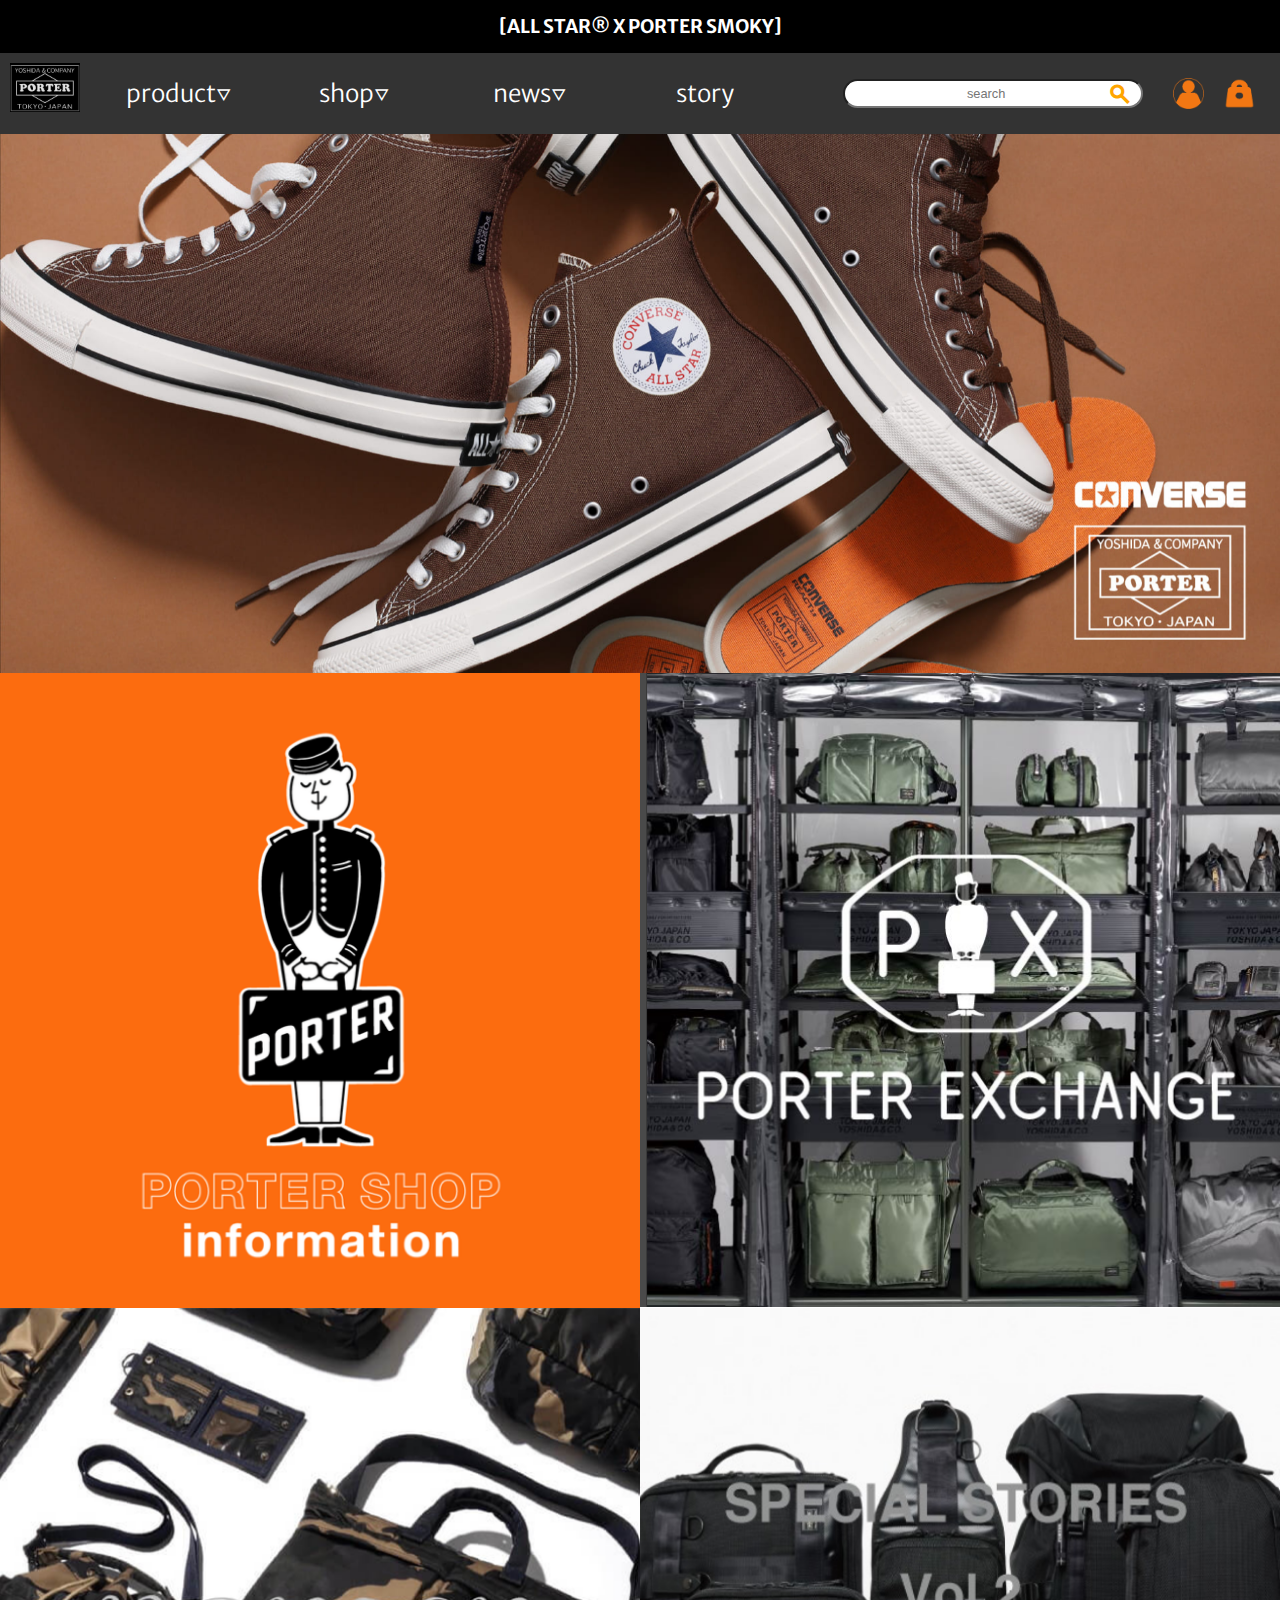
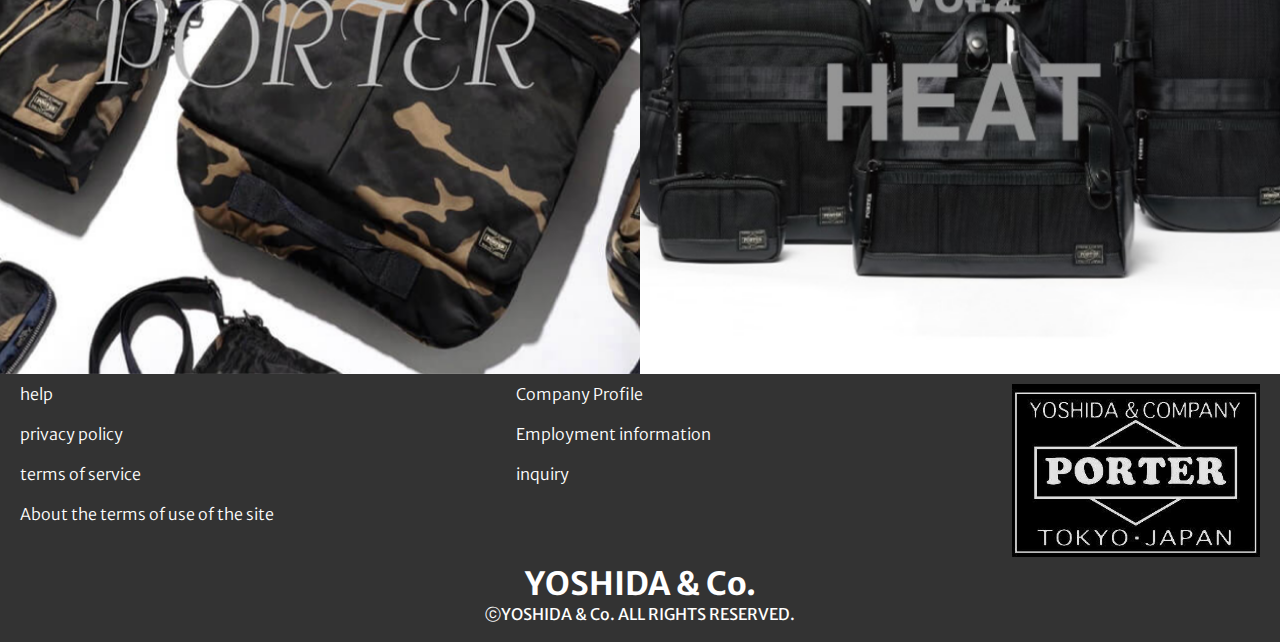
<file: index.html>
<!DOCTYPE html>
<html lang="en">
  <head>
    <meta charset="UTF-8" />
    <meta name="viewport" content="width=device-width, initial-scale=1.0" />
    <title>YOSHIDA & Co.</title>
    <link
      rel="stylesheet"
      href="https://fonts.googleapis.com/css2?family=Material+Symbols+Outlined:opsz,wght,FILL,GRAD@20..48,100..700,0..1,-50..200"
    />
    <link
      href="https://fonts.googleapis.com/css2?family=Merriweather+Sans:wght@300;400;500&display=swap"
      rel="stylesheet"
    />
    <link rel="shortcut icon" href="./images/fabicon.ico" title="fabicon" />
    <link
      rel="stylesheet"
      href="https://fonts.googleapis.com/css2?family=Material+Symbols+Outlined:opsz,wght,FILL,GRAD@24,400,0,0"
    />
    <link rel="stylesheet" href="./css/style.css" />
  </head>
  <body>
    <div id="layout">
      <div id="head">
        <a href="index.html"><h3>[ALL STAR® X PORTER SMOKY]</h3></a>
      </div>
      <section id="top">
        <div class="logo">
          <a href="#"><img src="./images/images.jpg" alt="로고" /></a>
        </div>
        <ul>
          <li>
            <a href="#" class="mainMenu">product▽</a>
            <nav class="subMenu">
              <a href="./detail.html">All items</a>
              <a href="detail.html">New</a>
              <a href="detail.html">Sale</a>
              <a href="detail.html">Suitcase</a>
              <a href="detail.html">Breifcase</a>
            </nav>
          </li>
          <li>
            <a href="#" class="mainMenu">shop▽</a>
            <nav class="subMenu">
              <a href="#">Porter</a>
              <a href="#">Porter Exchange</a>
              <a href="#">Porter Korea</a>
            </nav>
          </li>
          <li>
            <a href="#" class="mainMenu">news▽</a>
            <nav class="subMenu">
              <a href="#">News list</a>
              <a href="#">Product</a>
              <a href="#">Porter Ride</a>
            </nav>
          </li>
          <li>
            <a href="#" class="mainMenu">story</a>
          </li>
        </ul>
        <div class="search">
          <input type="search" placeholder="search" /><button
            type="button"
            class="material-symbols-outlined"
          >
            search
          </button>
        </div>
        <button type="button" class="material-symbols-outlined">menu</button>
        <div class="icons">
          <a href="login.html"
            ><img src="./images/내페이지_아이콘.png" alt="내정보"
          /></a>
          <a href="#"
            ><img src="./images/장바구니_아이콘.png" alt="장바구니"
          /></a>
        </div>
      </section>
      <div id="bb">
        <div id="slide">
          <a href="#"><img src="./images/포터배너.PNG" alt="배너이미지" /></a>
          <a href="#"><img src="./images/store.jpg" alt="배너이미지" /></a>
          <a href="#"
            ><img src="./images/stussy_baner.jpg" alt="배너이미지"
          /></a>
        </div>
      </div>
      <div id="banner">
        <div>
          <a href="detail.html"
            ><img src="./images/캡처.PNG" alt="이미지" /><span
              class="material-symbols-outlined"
              >search</span
            ><b>자세히보기</b></a
          >
          <a href="detail.html"
            ><img src="./images/캡처1.PNG" alt="이미지" /><span
              class="material-symbols-outlined"
              >search</span
            ><b>자세히보기</b></a
          >
          <a href="detail.html"
            ><img src="./images/캡처2.PNG" alt="이미지" /><span
              class="material-symbols-outlined"
              >search</span
            ><b>자세히보기</b></a
          >
          <a href="detail.html"
            ><img src="./images/화면캡쳐.png" alt="이미지" /><span
              class="material-symbols-outlined"
              >search</span
            ><b>자세히보기</b></a
          >
        </div>
      </div>
      <footer>
        <div>
          <div class="left">
            <a href="#">help</a>
            <a href="#">privacy policy</a>
            <a href="#">terms of service</a>
            <a href="#">About the terms of use of the site</a>
          </div>
          <div class="center">
            <a href="#">Company Profile</a>
            <a href="#">Employment information</a>
            <a href="#">inquiry</a>
          </div>
          <div class="right">
            <a href="index.html"
              ><img src="./images/images.jpg" alt="logo"
            /></a>
          </div>
        </div>
        <div class="bottom">
          <h1>YOSHIDA & Co.</h1>
          <br />
          <p>ⓒYOSHIDA & Co. ALL RIGHTS RESERVED.</p>
        </div>
      </footer>
    </div>
    <script
      src="https://code.jquery.com/jquery-3.7.1.min.js"
      integrity="sha256-/JqT3SQfawRcv/BIHPThkBvs0OEvtFFmqPF/lYI/Cxo="
      crossorigin="anonymous"
    ></script>
    <script src="./js/porter.js"></script>
  </body>
</html>
</file>
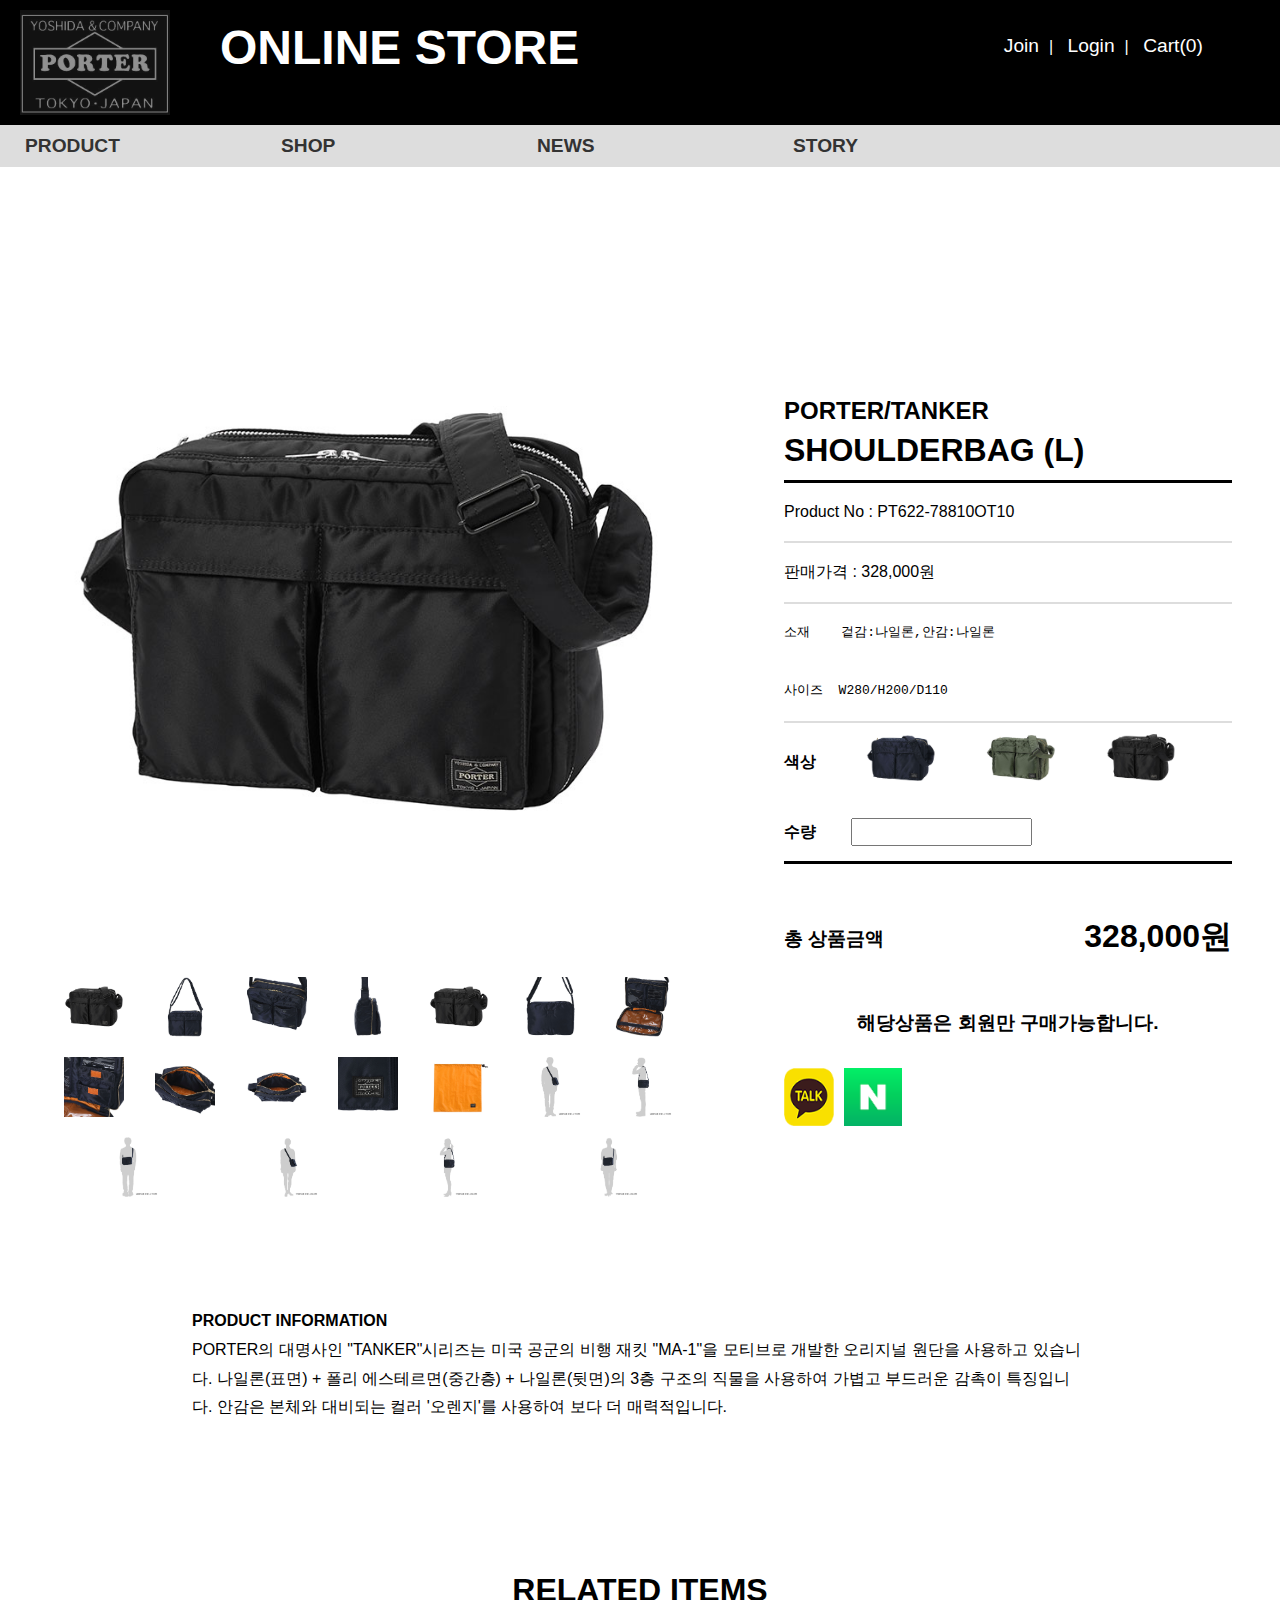
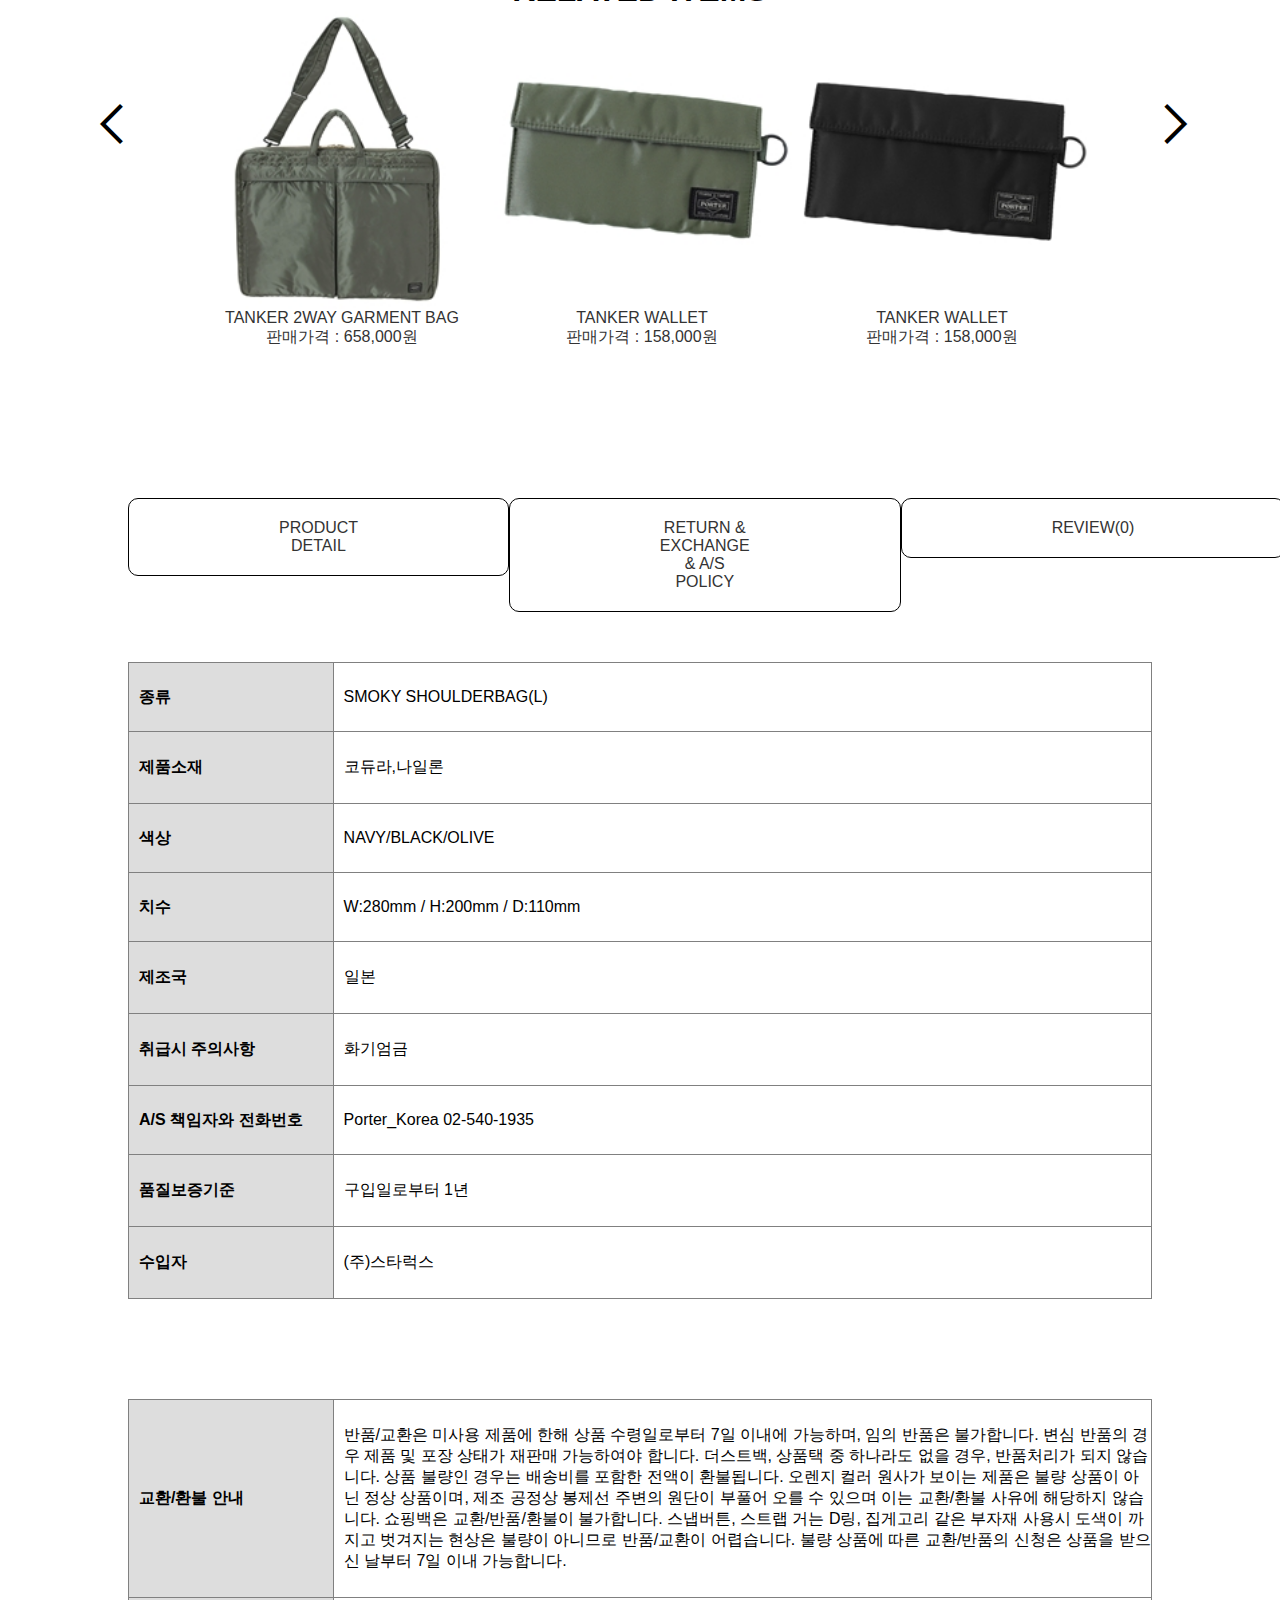
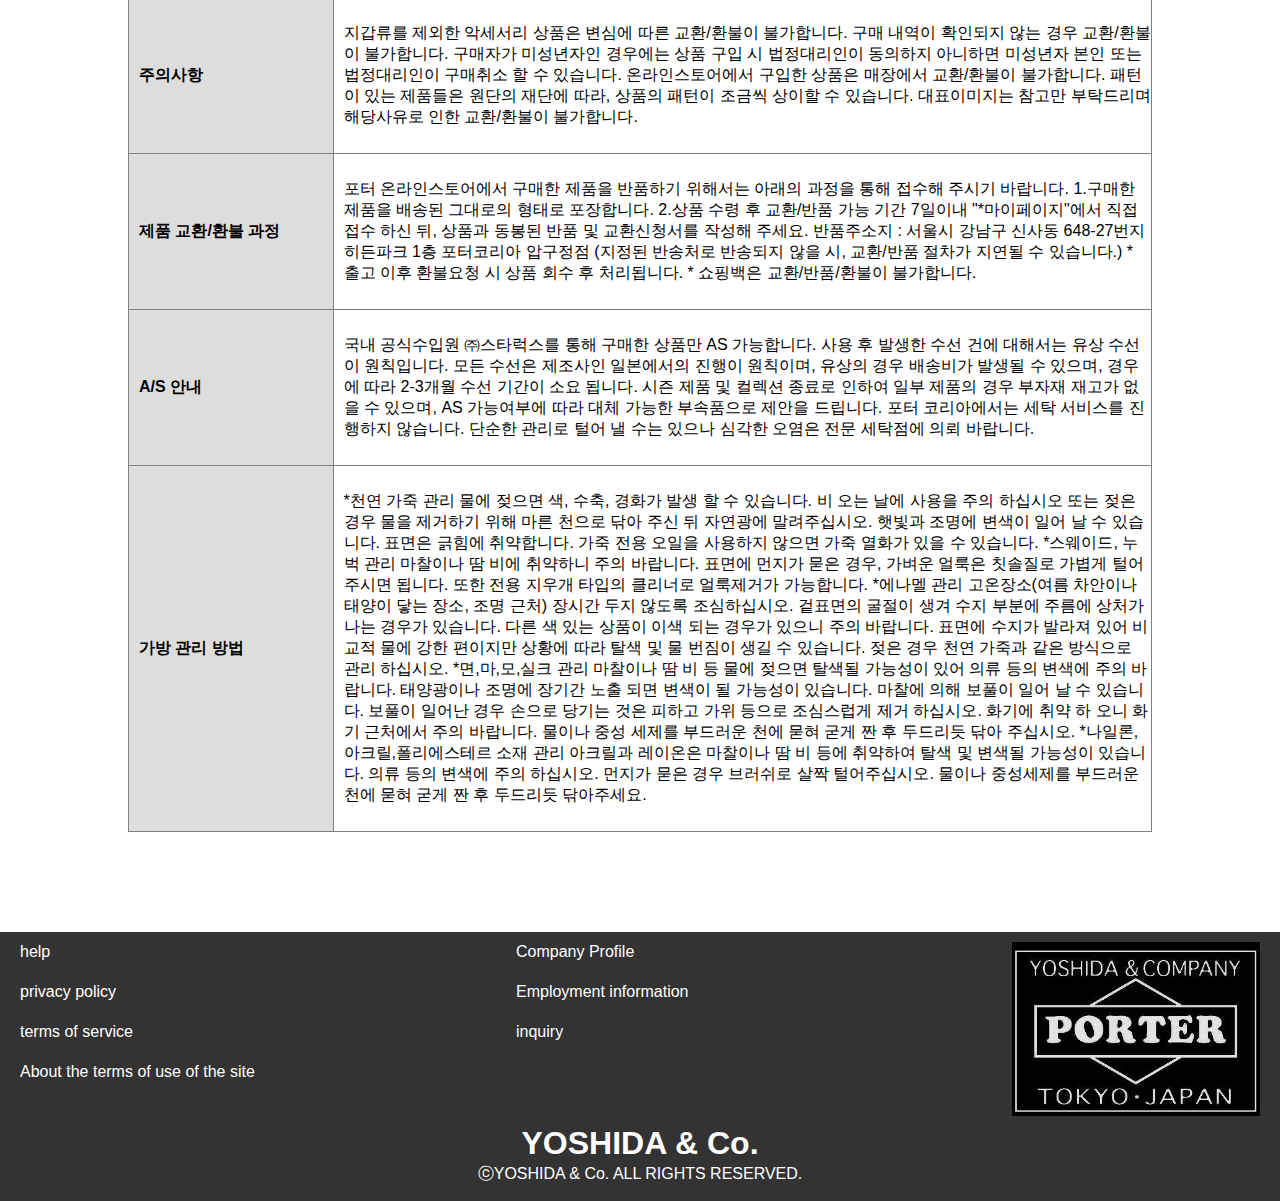
<file: detail.html>
<!DOCTYPE html>
<html lang="ko">
  <head>
    <meta charset="UTF-8" />
    <meta name="viewport" content="width=device-width, initial-scale=1.0" />
    <title>YOSHIDA & Co.</title>
    <link rel="shortcut icon" href="./images/fabicon.ico" title="fabicon" />
    <link
      rel="stylesheet"
      href="https://fonts.googleapis.com/css2?family=Material+Symbols+Outlined:opsz,wght,FILL,GRAD@24,400,0,0"
    />
    <link
      rel="stylesheet"
      href="https://fonts.googleapis.com/css2?family=Material+Symbols+Outlined:opsz,wght,FILL,GRAD@20..48,100..700,0..1,-50..200"
    />
    <link rel="stylesheet" href="./css/detail.css" />
  </head>
  <body>
    <section id="top">
      <div class="logo">
        <a href="index.html"><img src="./images/images.jpg" alt="logo" /></a>
      </div>
      <h1>ONLINE STORE</h1>
      <nav>
        <a href="#">Join</a>| <a href="./login.html">Login</a>|
        <a href="#">Cart(0)</a>
      </nav>
    </section>
    <section id="menu">
      <nav>
        <a href="./detail.html">PRODUCT</a>
        <a href="#">SHOP</a>
        <a href="#">NEWS</a>
        <a href="#">STORY</a>
      </nav>
      <div class="search">
        <input type="search" placeholder="search" /><button
          type="button"
          class="material-symbols-outlined"
        >
          search
        </button>
      </div>
    </section>
    <main>
      <section id="left">
        <div class="bigimg">
          <img src="./images/black.jpg" alt="숄더백이미지" />
        </div>
        <nav class="smallimg">
          <a href="#"><img src="./images/black.jpg" alt="가방이미지" /></a>
          <a href="#"><img src="./images/navy_hall.jpg" alt="가방이미지" /></a>
          <a href="#"><img src="./images/top2.jpg" alt="가방이미지" /></a>
          <a href="#"><img src="./images/side.jpg" alt="가방이미지" /></a>
          <a href="#"><img src="./images/black.jpg" alt="가방이미지" /></a>
          <a href="#"><img src="./images/back.jpg" alt="가방이미지" /></a>
          <a href="#"
            ><img src="./images/insilde_details.jpg" alt="가방이미지"
          /></a>
          <a href="#"
            ><img src="./images/inside_deatails_2.jpg" alt="가방이미지"
          /></a>
          <a href="#"><img src="./images/inside.jpg" alt="가방이미지" /></a>
          <a href="#"><img src="./images/top.jpg" alt="가방이미지" /></a>
          <a href="#"><img src="./images/label.jpg" alt="가방이미지" /></a>
          <a href="#"><img src="./images/pouch.jpg" alt="가방이미지" /></a>
          <a href="#"><img src="./images/model.jpg" alt="가방이미지" /></a>
          <a href="#"><img src="./images/model_side.jpg" alt="가방이미지" /></a>
          <a href="#"><img src="./images/model_back.jpg" alt="가방이미지" /></a>
          <a href="#"
            ><img src="./images/female_model.jpg" alt="가방이미지"
          /></a>
          <a href="#"
            ><img src="./images/female_model_side.jpg" alt="가방이미지"
          /></a>
          <a href="#"
            ><img src="./images/female_model_back.jpg" alt="가방이미지"
          /></a>
        </nav>
      </section>
      <section id="right">
        <h3>PORTER/TANKER</h3>
        <h1>SHOULDERBAG (L)</h1>
        <div class="product">
          <p>Product No : PT622-78810OT10</p>
        </div>
        <div class="sale">
          <p>판매가격 : 328,000원</p>
        </div>
        <div class="material">
          <pre>소재    겉감:나일론,안감:나일론</pre>
          <br />
          <pre>사이즈  W280/H200/D110</pre>
        </div>
        <div id="preview">
          <p>색상</p>
          <img src="./images/navy.jpg" alt="가방이미지" />
          <img src="./images/olive.jpg" alt="가방이미지" />
          <img src="./images/black.jpg" alt="가방이미지" />
        </div>
        <div id="number">
          <p>수량</p>
          <input type="number" />
        </div>

        <div id="price">
          <h5>총 상품금액</h5>
          <h1>328,000원</h1>
        </div>
        <h3>해당상품은 회원만 구매가능합니다.</h3>
        <div id="sns">
          <a href="#"><img src="./images/kakao.png" alt="sns" /></a>
          <a href="#"><img src="./images/naver.png" alt="sns" /></a>
        </div>
      </section>
    </main>
    <article>
      <b>PRODUCT INFORMATION</b>
      <p>
        PORTER의 대명사인 "TANKER"시리즈는 미국 공군의 비행 재킷 "MA-1"을
        모티브로 개발한 오리지널 원단을 사용하고 있습니다. 나일론(표면) + 폴리
        에스테르면(중간층) + 나일론(뒷면)의 3층 구조의 직물을 사용하여 가볍고
        부드러운 감촉이 특징입니다. 안감은 본체와 대비되는 컬러 '오렌지'를
        사용하여 보다 더 매력적입니다.
      </p>
    </article>
    <section id="related">
        <button class="material-symbols-outlined">arrow_back_ios</button>
        <h1>RELATED ITEMS</h1>
        <div class="items">
          <a href="#"
            ><img src="./images/tanker_big.jpg" alt="제품이미지" />
            <p>TANKER 2WAY OVERNIGHT BAG</p>
            <span>판매가격 : 548,000원</span></a
          >

          <a href="#"
            ><img src="./images/tanker_small.jpg" alt="제품이미지" />
            <p>TANKER 2WAY GARMENT BAG</p>
            <span>판매가격 : 658,000원</span></a
          >

          <a href="#"
            ><img src="./images/wallet.jpg" alt="제품이미지" />
            <p>TANKER WALLET</p>
            <span>판매가격 : 158,000원</span></a
          >

          <a href="#"
            ><img src="./images/wallet_bk.jpg" alt="제품이미지" />
            <p>TANKER WALLET</p>
            <span>판매가격 : 158,000원</span></a
          >

          <a href="#"
            ><img src="./images/duffle.jpg" alt="제품이미지" />
            <p>TANKER 2WAY DUFFLE BAG(M)</p>
            <span>판매가격 : 578,000원</span></a
          >

          <a href="#"
            ><img src="./images/smokytotebag.jpg" alt="제품이미지" />
            <p>SMOKY 2WAY TOTE BAG</p>
            <span>판매가격 : 598,000원</span></a
          >
          <a href="#"
            ><img src="./images/wallet.jpg" alt="제품이미지" />
            <p>TANKER WALLET</p>
            <span>판매가격 : 158,000원</span></a
          >
        </div>
          <button class="material-symbols-outlined">arrow_forward_ios</button>
      </div>
    </section>
    <section id="information">
      <a href="#tb1"><div class="tb_1">
        <b>PRODUCT DETAIL</b>
      </div></a>
      <a href="#tb2"><div class="tb_2">
       <b>RETURN & EXCHANGE & A/S POLICY</b>
      </div></a>
      <a href="#rev"><div class="rev_1">
       <b>REVIEW(0)</b>
      </div></a>
    </section>
    <section id="tb1">
      <table border="1">
        <tr>
          <th>종류</th>
          <td>SMOKY SHOULDERBAG(L)</td>
        </tr>
        <th>제품소재</th>
        <td>코듀라,나일론</td>
        <tr>
          <th>색상</th>
          <td>NAVY/BLACK/OLIVE</td>
        </tr>
        <tr>
          <th>치수</th>
          <td>W:280mm / H:200mm / D:110mm</td>
        </tr>
        <tr>
          <th>제조국</th>
          <td>일본</td>
        </tr>
        <tr>
          <th>취급시 주의사항</th>
          <td>화기엄금</td>
        </tr>
        <tr>
          <th>A/S 책임자와 전화번호</th>
          <td>Porter_Korea 02-540-1935</td>
        </tr>
        <tr>
          <th>품질보증기준</th>
          <td>구입일로부터 1년</td>
        </tr>
        <tr>
          <th>수입자</th>
          <td>(주)스타럭스</td>
        </tr>
      </table>
    </section>
    <section id="tb2">
      <table border="1">
        <tr>
          <th>교환/환불 안내</th>
          <td>
            반품/교환은 미사용 제품에 한해 상품 수령일로부터 7일 이내에
            가능하며, 임의 반품은 불가합니다. 변심 반품의 경우 제품 및 포장
            상태가 재판매 가능하여야 합니다. 더스트백, 상품택 중 하나라도 없을
            경우, 반품처리가 되지 않습니다. 상품 불량인 경우는 배송비를 포함한
            전액이 환불됩니다. 오렌지 컬러 원사가 보이는 제품은 불량 상품이 아닌
            정상 상품이며, 제조 공정상 봉제선 주변의 원단이 부풀어 오를 수
            있으며 이는 교환/환불 사유에 해당하지 않습니다. 쇼핑백은
            교환/반품/환불이 불가합니다. 스냅버튼, 스트랩 거는 D링, 집게고리
            같은 부자재 사용시 도색이 까지고 벗겨지는 현상은 불량이 아니므로
            반품/교환이 어렵습니다. 불량 상품에 따른 교환/반품의 신청은 상품을
            받으신 날부터 7일 이내 가능합니다.
          </td>
        </tr>
        <tr>
          <th>주의사항</th>
          <td>
            지갑류를 제외한 악세서리 상품은 변심에 따른 교환/환불이 불가합니다.
            구매 내역이 확인되지 않는 경우 교환/환불이 불가합니다. 구매자가
            미성년자인 경우에는 상품 구입 시 법정대리인이 동의하지 아니하면
            미성년자 본인 또는 법정대리인이 구매취소 할 수 있습니다.
            온라인스토어에서 구입한 상품은 매장에서 교환/환불이 불가합니다.
            패턴이 있는 제품들은 원단의 재단에 따라, 상품의 패턴이 조금씩 상이할
            수 있습니다. 대표이미지는 참고만 부탁드리며 해당사유로 인한
            교환/환불이 불가합니다.
          </td>
        </tr>
        <tr>
          <th>제품 교환/환불 과정</th>
          <td>
            포터 온라인스토어에서 구매한 제품을 반품하기 위해서는 아래의 과정을
            통해 접수해 주시기 바랍니다. 1.구매한 제품을 배송된 그대로의 형태로
            포장합니다. 2.상품 수령 후 교환/반품 가능 기간 7일이내
            "*마이페이지"에서 직접 접수 하신 뒤, 상품과 동봉된 반품 및
            교환신청서를 작성해 주세요. 반품주소지 : 서울시 강남구 신사동
            648-27번지 히든파크 1층 포터코리아 압구정점 (지정된 반송처로
            반송되지 않을 시, 교환/반품 절차가 지연될 수 있습니다.) * 출고 이후
            환불요청 시 상품 회수 후 처리됩니다. * 쇼핑백은 교환/반품/환불이
            불가합니다.
          </td>
        </tr>
        <tr>
          <th>A/S 안내</th>
          <td>
            국내 공식수입원 ㈜스타럭스를 통해 구매한 상품만 AS 가능합니다. 사용
            후 발생한 수선 건에 대해서는 유상 수선이 원칙입니다. 모든 수선은
            제조사인 일본에서의 진행이 원칙이며, 유상의 경우 배송비가 발생될 수
            있으며, 경우에 따라 2-3개월 수선 기간이 소요 됩니다. 시즌 제품 및
            컬렉션 종료로 인하여 일부 제품의 경우 부자재 재고가 없을 수 있으며,
            AS 가능여부에 따라 대체 가능한 부속품으로 제안을 드립니다. 포터
            코리아에서는 세탁 서비스를 진행하지 않습니다. 단순한 관리로 털어 낼
            수는 있으나 심각한 오염은 전문 세탁점에 의뢰 바랍니다.
          </td>
        </tr>
        <tr>
          <th>가방 관리 방법</th>
          <td>
            *천연 가죽 관리 물에 젖으면 색, 수축, 경화가 발생 할 수 있습니다. 비
            오는 날에 사용을 주의 하십시오 또는 젖은 경우 물을 제거하기 위해
            마른 천으로 닦아 주신 뒤 자연광에 말려주십시오. 햇빛과 조명에 변색이
            일어 날 수 있습니다. 표면은 긁힘에 취약합니다. 가죽 전용 오일을
            사용하지 않으면 가죽 열화가 있을 수 있습니다. *스웨이드, 누벅 관리
            마찰이나 땀 비에 취약하니 주의 바랍니다. 표면에 먼지가 묻은 경우,
            가벼운 얼룩은 칫솔질로 가볍게 털어 주시면 됩니다. 또한 전용 지우개
            타입의 클리너로 얼룩제거가 가능합니다. *에나멜 관리 고온장소(여름
            차안이나 태양이 닿는 장소, 조명 근처) 장시간 두지 않도록
            조심하십시오. 겉표면의 굴절이 생겨 수지 부분에 주름에 상처가 나는
            경우가 있습니다. 다른 색 있는 상품이 이색 되는 경우가 있으니 주의
            바랍니다. 표면에 수지가 발라져 있어 비교적 물에 강한 편이지만 상황에
            따라 탈색 및 물 번짐이 생길 수 있습니다. 젖은 경우 천연 가죽과 같은
            방식으로 관리 하십시오. *면,마,모,실크 관리 마찰이나 땀 비 등 물에
            젖으면 탈색될 가능성이 있어 의류 등의 변색에 주의 바랍니다.
            태양광이나 조명에 장기간 노출 되면 변색이 될 가능성이 있습니다.
            마찰에 의해 보풀이 일어 날 수 있습니다. 보풀이 일어난 경우 손으로
            당기는 것은 피하고 가위 등으로 조심스럽게 제거 하십시오. 화기에 취약
            하 오니 화기 근처에서 주의 바랍니다. 물이나 중성 세제를 부드러운
            천에 묻혀 굳게 짠 후 두드리듯 닦아 주십시오.
            *나일론,아크릴,폴리에스테르 소재 관리 아크릴과 레이온은 마찰이나 땀
            비 등에 취약하여 탈색 및 변색될 가능성이 있습니다. 의류 등의 변색에
            주의 하십시오. 먼지가 묻은 경우 브러쉬로 살짝 털어주십시오. 물이나
            중성세제를 부드러운 천에 묻혀 굳게 짠 후 두드리듯 닦아주세요.
          </td>
        </tr>
      </table>
    </section>
    <section id="rev">
      <a href="#"><div class="button">
        <p>리뷰 작성하기</p>
      </div></a>
      <hr />
      <div class="text">
        <p>"아직 남겨진 후기가 없습니다."</p>
        <br />
        <p><span>SMOKY SHOULDERBAG(L)</span>를 구매하셨었나요?</p>
        <br />
        <p>후기를 작성해주세요!</p>
        <br />
        <b>후기는 구매고객만 작성할 수 있습니다.</b>
      </div>
    </section>
    <footer>
      <div>
        <div class="left">
          <a href="#">help</a>
          <a href="#">privacy policy</a>
          <a href="#">terms of service</a>
          <a href="#">About the terms of use of the site</a>
        </div>
        <div class="center">
          <a href="#">Company Profile</a>
          <a href="#">Employment information</a>
          <a href="#">inquiry</a>
        </div>
        <div class="right">
          <a href="index.html"><img src="./images/images.jpg" alt="logo" /></a>
        </div>
      </div>
      <div class="bottom">
        <h1>YOSHIDA & Co.</h1>
        <br />
        <p>ⓒYOSHIDA & Co. ALL RIGHTS RESERVED.</p>
      </div>
    </footer>

    <script src="./js/jquery-1.12.3.js"></script>
    <script src="./js/porter.js"></script>
  </body>
</html>
</file>
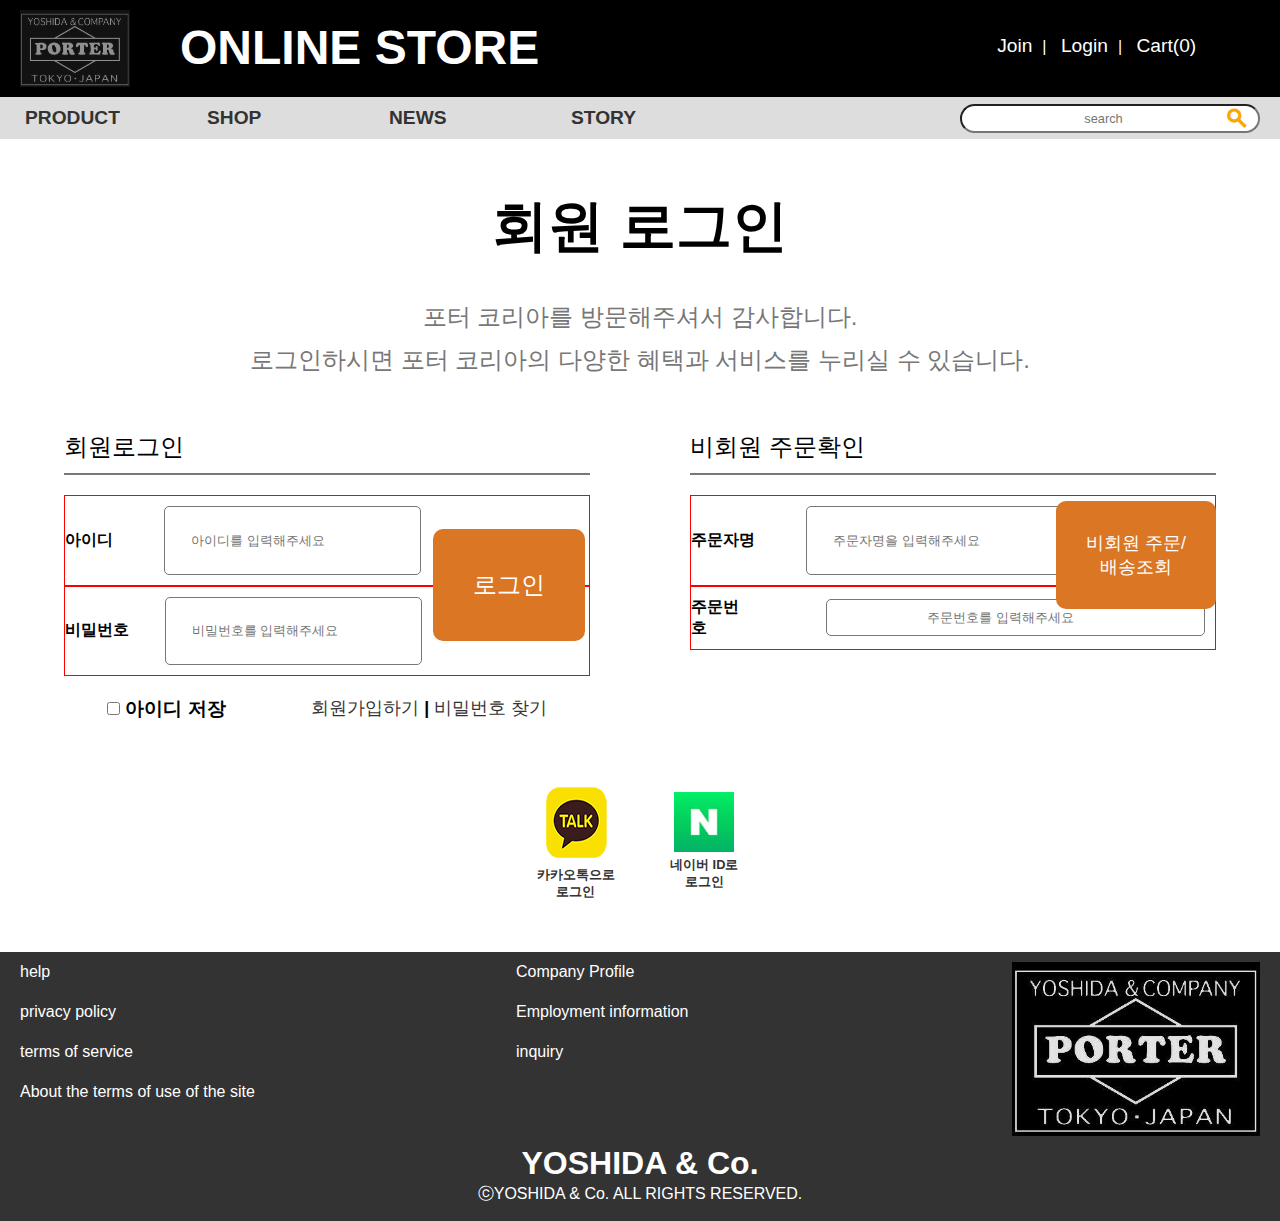
<file: login.html>
<!DOCTYPE html>
<html lang="ko">
  <head>
    <meta charset="UTF-8" />
    <meta name="viewport" content="width=device-width, initial-scale=1.0" />
    <title>YOSHIDA & Co.</title>
    <link rel="shortcut icon" href="./images/fabicon.ico" title="fabicon" />
    <link
      rel="stylesheet"
      href="https://fonts.googleapis.com/css2?family=Material+Symbols+Outlined:opsz,wght,FILL,GRAD@24,400,0,0"
    />
    <link rel="stylesheet" href="./css/login.css" />
  </head>
  <body>
    <div id="layout">
      <div id="top">
        <div class="logo">
          <a href="index.html"><img src="./images/images.jpg" alt="logo" /></a>
        </div>
        <h1>ONLINE STORE</h1>
        <nav>
          <a href="#">Join</a>| <a href="#">Login</a>|
          <a href="#">Cart(0)</a>
        </nav>
      </div>
      <div id="menu">
        <nav>
          <a href="./detail.html">PRODUCT</a>
          <a href="#">SHOP</a>
          <a href="#">NEWS</a>
          <a href="#">STORY</a>
        </nav>
        <div class="search">
          <input type="search" placeholder="search" /><button
            type="button"
            class="material-symbols-outlined"
          >
            search
          </button>
        </div>
      </div>
      <main>
        <div>
          <h1>회원 로그인</h1>
          <p>
            포터 코리아를 방문해주셔서 감사합니다.<br />로그인하시면 포터
            코리아의 다양한 혜택과 서비스를 누리실 수 있습니다.
          </p>
        </div>
        <section id="log">
          <div class="left">
            <p>회원로그인</p>
            <div id="id">
              <b>아이디</b>
              <input type="text" placeholder="아이디를 입력해주세요" />
            </div>
            <div id="pw">
              <b>비밀번호</b>
              <input type="text" placeholder="비밀번호를 입력해주세요" />
            </div>
            <button type="button" id="login">로그인</button>
            <div id="join">
              <div class="lef">
              <input type="checkbox"></input>
              <b>아이디 저장</b>
            </div>
              <div class="righ">
                <a href="#">회원가입하기</a>
                |
                <a href="#">비밀번호 찾기</a>
              </div>
            </div>
          </div>
          <div class="right">
            <p>비회원 주문확인</p>
            <div id="order">
            <b>주문자명</b>
            <input type="text" placeholder="주문자명을 입력해주세요" />
          </div>
          <div id="odnumber">
            <b>주문번호</b>
            <input type="text" placeholder="주문번호를 입력해주세요" />
            <button type="button" id="nomember">비회원 주문/<br>배송조회</button>
            </div>
          </div>
        </section>
        <div id="orlog">
          <div class="kakao">
            <a href="#"><img src="./images/kakao.png" alt="카카오톡" />
            <p>카카오톡으로<br> 로그인</p></a>
          </div>
          <div class="naver">
            <a href="#"><img src="./images/naver.png" alt="네이버" />
            <p>네이버 ID로<br> 로그인</p></a>
          </div>
        </div>
      </main>
      <footer>
        <div>
          <div class="left">
            <a href="#">help</a>
            <a href="#">privacy policy</a>
            <a href="#">terms of service</a>
            <a href="#">About the terms of use of the site</a>
          </div>
          <div class="center">
            <a href="#">Company Profile</a>
            <a href="#">Employment information</a>
            <a href="#">inquiry</a>
          </div>
          <div class="right">
            <a href="index.html"
              ><img src="./images/images.jpg" alt="logo"
            /></a>
          </div>
        </div>
        <div class="bottom">
          <h1>YOSHIDA & Co.</h1>
          <br />
          <p>ⓒYOSHIDA & Co. ALL RIGHTS RESERVED.</p>
        </div>
      </footer>
    </div>
  </body>
</html>
</file>
<file: css/style.css>
@charset "utf-8";

* {
  margin: 0;
  padding: 0;
  box-sizing: border-box;
}

html,
body {
  font-family: "Merriweather Sans", sans-serif;
  margin: auto;
}
::-webkit-scrollbar {
  width: 0;
}
#layout {
  scroll-behavior: smooth;
  max-width: 100%;
}

img {
  display: block;
  width: 100%;
}
li {
  list-style: none;
}
a {
  font-weight: 100;
  text-decoration: none;
  color: #333;
}

/* 최상단배너 */
#head {
  background: black;
  padding: 15px;
}
#head a {
  color: white;
  text-align: center;
  transition: 0.5s;
}
#head a:hover {
  color: black;
  text-shadow: 1px 1px 10px white;
}

/* 탑전체 */
#top {
  background: #333;
  display: flex;
  width: 100%;
  margin: auto;
  /* overflow: hidden; */
}
#top .logo {
  flex: 0.18;
  padding: 10px;
  transition: 0.5s;
}
#top .logo:hover {
  filter: invert(10%) brightness(70%);
}
#top .logo img {
  min-width: 70px;
}
#top ul {
  flex: 1.8;
  display: flex;
}
#top ul li {
  position: relative;
  display: flex;
  flex: 1;
  align-items: center;
  z-index: 4;
}
#top button {
  display: none;
}
/* 메뉴부분 */
a.mainMenu {
  padding: 25px;
  flex: 1;
  font-size: 1.5rem;
  display: block;
  text-align: center;
  z-index: 1;
  color: white;
  transition: 0.5s;
}
a.mainMenu:hover,
a.mainMenu.act {
  background: gray;
  color: black;
  font-weight: bold;
}
nav.subMenu {
  width: 333px;
  display: none;
  z-index: 1;
  position: absolute;
  top: 80px;
  left: -20px;
}
nav.subMenu > a {
  background: gray;
  color: white;
  display: block;
  text-align: center;
  padding: 10px;
  font-size: 1.2rem;
  margin-left: 20px;
  transition: 0.8s;
}
nav.subMenu > a:hover,
nav.subMenu > a.act {
  background: darkgrey;
  color: black;
  font-weight: bold;
}

/* 검색창과 아이콘 */
#top .search {
  margin: auto;
  margin-right: 20px;
  position: relative;
}
#top .search input {
  border-radius: 20px;
  padding: 5px 40px 5px 40px;
  font-size: 0.8rem;
  margin-left: 50px;
  width: 300px;
  text-align: center;
}
#top .search button {
  border: none;
  background: none;
  position: absolute;
  top: 10%;
  left: 90%;
  cursor: pointer;
  color: orange;
  font-weight: bold;
  transition: 0.5s;
  display: inline-block;
}
#top .search button:hover {
  text-shadow: 1px 1px 1px black;
  color: orangered;
}

#top .icons {
  flex-basis: 8%;
  margin: auto;
  display: flex;
  margin-right: 15px;
  background: none;
}
#top .icons > a {
  flex: 0.3;
  margin: auto;
}
#top .icons > a:hover {
  filter: invert(100%) sepia(0) saturate(100%) hue-rotate(520deg)
    brightness(115%) contrast(100%);
}

/* 슬라이드부분 */
#bb {
  width: 100%;
  overflow: hidden;
}
#slide {
  display: flex;
  position: relative;
  width: 300%;
}
#slide img {
  width: 100vw;
}

/* 배너부분 */
#banner div {
  display: flex;
  flex-wrap: wrap;
  justify-content: center;
}
#banner a {
  position: relative;
  width: 50%;
  transition: 0.5s;
}
#banner span.material-symbols-outlined {
  position: absolute;
  top: 45%;
  left: 38%;
  color: white;
  width: 160px;
  text-shadow: 1px 1px 1px black;
  font-size: 3rem;
  transition: 0.5s;
  text-align: center;
  opacity: 0;
}
#banner b {
  color: white;
  width: 160px;
  text-shadow: 1px 1px 1px black;
  position: absolute;
  top: 52%;
  left: 38%;
  font-size: 2rem;
  font-weight: bold;
  transition: 0.5s;
  opacity: 0;
}
#banner a:hover img {
  filter: brightness(0.4);
}
#banner a:hover span {
  opacity: 1;
}
#banner a:hover b {
  opacity: 1;
}

/* 푸터부분 */
footer {
  display: block;
  background: #333;
}
footer > div {
  display: flex;
}
footer a {
  display: block;
  line-height: 250%;
  color: white;
}
footer .bottom {
  padding-top: 20px;
  padding-bottom: 20px;
  line-height: 15px;
  display: block;
  color: white;
  text-align: center;
}
footer .left {
  flex: 1;
  padding-left: 20px;
}
footer a:hover {
  text-decoration: underline;
  color: #ddd;
}
footer .center {
  flex: 1;
}
footer .right {
  flex: 0.5;
  padding: 10px 20px 0 0;
}

/* 반응형 */
@media (max-width: 1000px) {
  #top ul {
    /*display: none;*/
  }
  #top .icons {
    display: none;
  }
  #top .search input {
    display: none;
  }
  #top .search button {
    display: none;
  }
  #top button {
    background: none;
    border: none;
    color: white;
    font-size: 3rem;
    display: block;
    position: absolute;
    margin-top: 10px;
    right: 10px;
  }
  #top ul {
    align-items: flex-start;
    flex-direction: column;
    margin-top: 80px;
  }
  #top ul li {
    align-items: flex-start;
    flex-direction: column;
  }
  #top ul li > a {
    display: none;
  }
  nav.subMenu {
    position: relative;
    top: 0;
    left: 0;
  }
  nav.subMenu a {
    margin-left: 0;
    padding: 15px;
  }
  #banner span,
  #banner b {
    display: none;
  }
}
</file>
<file: css/detail.css>
@charset "utf-8";

* {
  margin: 0;
  padding: 0;
  box-sizing: border-box;
}
html,
body {
  font-family: "Merriweather Sans", sans-serif;
  margin: auto;
}
::-webkit-scrollbar {
  width: 0;
}
#layout {
  scroll-behavior: smooth;
  max-width: 100%;
}

img {
  display: block;
  width: 100%;
}
li {
  list-style: none;
}
a {
  font-weight: 100;
  text-decoration: none;
  color: #333;
}

/* 상단부분 */
#top {
  display: flex;
  background: black;
}
#top .logo {
  flex-basis: 150px;
  padding: 10px 20px;
  transition: 0.5s;
}
#top .logo img {
  min-width: 150px;
}
#top .logo:hover {
  filter: invert(10%) brightness(70%);
}
#top h1 {
  color: white;
  flex: 1;
  padding-top: 20px;
  padding-left: 30px;
  font-size: 3rem;
}
#top nav {
  flex: 0.5;
  color: white;
  text-align: center;
  padding-top: 35px;
}
#top nav > a {
  color: white;
  margin: 0 10px;
  font-size: 1.2rem;
  transition: 0.5s;
}
#top nav > a:hover {
  color: orange;
}
/* 메뉴부분 */
#menu {
  display: flex;
  background: #ddd;
}
#menu nav {
  flex: 0.8;
  display: flex;
  align-items: center;
}
#menu nav a {
  display: block;
  padding: 10px 0 10px 25px;
  font-size: 1.2rem;
  font-weight: bold;
  flex: 1;
  transition: 0.5s;
}
#menu nav a:hover {
  color: orangered;
}
#menu .search {
  margin: auto;
  margin-right: 20px;
  position: relative;
}
#menu .search input {
  border-radius: 20px;
  padding: 5px 40px 5px 40px;
  font-size: 0.8rem;
  margin-left: 50px;
  width: 300px;
  text-align: center;
}
#menu .search button {
  border: none;
  background: none;
  position: absolute;
  top: 10%;
  left: 90%;
  cursor: pointer;
  color: orange;
  font-weight: bold;
  transition: 0.5s;
  display: inline-block;
}
#menu .search button:hover {
  text-shadow: 1px 1px 1px black;
  color: orangered;
}

/* 메인부분 */
main {
  display: flex;
  justify-content: space-around;
  width: 80%;
  margin: auto;
  margin-top: 150px;
}

#left {
  flex: 0.5;
}
#left .bigimg {
  width: 600px;
  margin: auto;
}

nav.smallimg {
  display: flex;
  flex-wrap: wrap;
  margin-top: 50px;
}
nav.smallimg > a {
  margin: auto;
}
nav.smallimg > a > img {
  width: 60px;
  margin: 10px;
}

#right {
  flex: 0.35;
  line-height: 180%;
  padding-top: 80px;
}
#right h3 {
  font-size: 1.5rem;
}
#right h1 {
  font-size: 2rem;
  margin-top: 10px;
  border-bottom: 3px solid black;
  padding-bottom: 15px;
}
#right .product {
  margin-top: 15px;
  padding-bottom: 15px;
  border-bottom: 2px solid #ddd;
}
#right .sale {
  margin-top: 15px;
  padding-bottom: 15px;
  border-bottom: 2px solid #ddd;
}
#right .material {
  margin-top: 15px;
  padding-bottom: 15px;
  border-bottom: 2px solid #ddd;
}
#preview {
  display: flex;
}
#preview p {
  padding-top: 25px;
  font-weight: bold;
}

#preview img {
  width: 70px;
  margin-left: 50px;
}

#number {
  display: flex;
  margin-top: 25px;
  margin-bottom: 25px;
  padding-bottom: 15px;
  border-bottom: 3px solid black;
}
#number p {
  font-weight: bold;
}

#number input {
  margin-left: 35px;
}

#price {
  display: flex;
  height: 100px;
  align-items: center;
  justify-content: space-between;
}

#price h5 {
  font-size: 1.2rem;
  margin-right: 50px;
}

#price h1 {
  margin-left: 50px;
  font-size: 2rem;
  border: none;
}

#right h3:last-of-type {
  text-align: center;
  font-size: 1.2rem;
  margin-top: 20px;
}
#sns {
  display: flex;
  justify-content: first baseline;
  margin-top: 30px;
}
#sns a:first-child {
  width: 50px;
}
#sns a:last-child {
  width: 58px;
  margin-left: 10px;
}

/* 아티클 부분 */
article {
  width: 70%;
  margin: auto;
  padding: 50px 0;
  line-height: 180%;
  margin-top: 50px;
  margin-bottom: 100px;
}

/* RELATED ITEMS부분 */
#related {
  width: 70%;
  margin: auto;
  text-align: center;
  overflow: hidden;
}
#related .items {
  position: relative;
  display: flex;
  left: -300px;
}

#related .items img {
  width: 300px;
}
#related .material-symbols-outlined {
  background: none;
  border: none;
  font-size: 3rem;
  cursor: pointer;
  position: absolute;
}
.material-symbols-outlined:first-of-type {
  z-index: 1;
  top: 1700px;
  left: 100px;
}
.material-symbols-outlined:nth-of-type(2) {
  top: 1700px;
  right: 80px;
}

/* 상세정보부분 */
#information {
  text-align: center;
  margin: auto;
  display: flex;
  width: 80%;
  justify-content: space-around;
  margin-top: 150px;
  margin-bottom: 50px;
}
#information div {
  border: 1px solid black;
  border-radius: 10px;
  padding: 20px 150px;
}
#information div:hover,
#information div.act {
  background: #ddd;
}
#information a {
  transition: 0.2s;
}
#information a:hover,
#information a.act {
  color: orangered;
}

/* 표부분 */
table {
  width: 80%;
  margin: auto;
  border-collapse: collapse;
  margin-bottom: 100px;
}
table th {
  background: #ddd;
  width: 20%;
  text-align: start;
  padding-left: 10px;
}
table td {
  padding: 25px 0 25px 10px;
}
#rev {
  display: none;
  text-align: center;
  width: 80%;
  margin: auto;
  line-height: 100%;
  margin-bottom: 100px;
}
#rev .button {
  display: inline-block;
  background: #333;
  color: white;
  padding: 15px 35px;
  margin-bottom: 20px;
}
#rev .text {
  margin-top: 50px;
}
#rev span {
  color: orangered;
  font-weight: bold;
  font-size: 1.5rem;
}
/* 푸터부분 */
footer {
  display: block;
  background: #333;
}
footer > div {
  display: flex;
}
footer a {
  display: block;
  line-height: 250%;
  color: white;
}
footer .bottom {
  padding-top: 20px;
  padding-bottom: 20px;
  line-height: 15px;
  display: block;
  color: white;
  text-align: center;
}
footer .left {
  flex: 1;
  padding-left: 20px;
}
footer a:hover {
  text-decoration: underline;
  color: #ddd;
}
footer .center {
  flex: 1;
}
footer .right {
  flex: 0.5;
  padding: 10px 20px 0 0;
}

/* 반응형 */
@media (min-width: 900px) {
  #menu .search {
    display: none;
  }
  main {
    width: 100%;
  }
  #right {
    width: 50%;
  }
}
</file>
<file: css/login.css>
@charset "utf-8";

* {
  margin: 0;
  padding: 0;
  box-sizing: border-box;
}
html,
body {
  font-family: "Merriweather Sans", sans-serif;
  margin: auto;
}
::-webkit-scrollbar {
  width: 0;
}
#layout {
  scroll-behavior: smooth;
  max-width: 100%;
}

img {
  display: block;
  width: 100%;
}
li {
  list-style: none;
}
a {
  font-weight: 100;
  text-decoration: none;
  color: #333;
}

/* 상단부분 */
#top {
  display: flex;
  background: black;
}
#top .logo {
  flex-basis: 150px;
  padding: 10px 20px;
  transition: 0.5s;
}
#top .logo:hover {
  filter: invert(10%) brightness(70%);
}
#top h1 {
  color: white;
  flex: 1;
  padding-top: 20px;
  padding-left: 30px;
  font-size: 3rem;
}
#top nav {
  flex: 0.5;
  color: white;
  text-align: center;
  padding-top: 35px;
}
#top nav > a {
  color: white;
  margin: 0 10px;
  font-size: 1.2rem;
  transition: 0.5s;
}
#top nav > a:hover {
  color: orange;
}

/* 메뉴부분 */
#menu {
  display: flex;
  background: #ddd;
}
#menu nav {
  flex: 0.8;
  display: flex;
  align-items: center;
}
#menu nav a {
  display: block;
  padding: 10px 0 10px 25px;
  font-size: 1.2rem;
  font-weight: bold;
  flex: 1;
  transition: 0.5s;
}
#menu nav a:hover {
  color: orangered;
}
#menu .search {
  margin: auto;
  margin-right: 20px;
  position: relative;
}
#menu .search input {
  border-radius: 20px;
  padding: 5px 40px 5px 40px;
  font-size: 0.8rem;
  margin-left: 50px;
  width: 300px;
  text-align: center;
}
#menu .search button {
  border: none;
  background: none;
  position: absolute;
  top: 10%;
  left: 90%;
  cursor: pointer;
  color: orange;
  font-weight: bold;
  transition: 0.5s;
}
#menu .search button:hover {
  text-shadow: 1px 1px 1px black;
  color: orangered;
}

/* 메인부분 */
main > div {
  text-align: center;
}
main h1 {
  margin-top: 50px;
  font-size: 3.5rem;
}
main > div > p {
  font-size: 1.5rem;
  color: #777;
  line-height: 180%;
  padding-top: 30px;
  padding-bottom: 30px;
}

/* 로그인부분 */
#log {
  display: flex;
  margin: auto;
  width: 90%;
  position: relative;
}
#log .left {
  flex: 0.5;
  margin-right: 100px;
}
#log .left > p {
  border-bottom: 2px solid #777;
  padding: 20px 0 10px 0;
  font-size: 1.5rem;
  margin-bottom: 20px;
}
#id,
#pw {
  padding: 10px;
  padding-left: 0;
  display: flex;
  align-items: center;
  border: 1px solid red;
}
#id > input {
  margin-left: 10%;
  padding: 5% 5%;
  border-radius: 5px;
  border: 1px solid #777;
  width: 50%;
}
#pw > input {
  margin-left: 7%;
  padding: 5% 5%;
  border-radius: 5px;
  border: 1px solid #777;
  width: 50%;
}
#login {
  background: rgb(218, 118, 36);
  border: none;
  font-size: 1.5rem;
  color: white;
  position: absolute;
  top: 38%;
  left: 32%;
  padding: 40px;
  border-radius: 10px;
  transition: 0.5s;
  cursor: pointer;
}
#login:hover {
  background: orangered;
}
#join {
  display: flex;
  font-weight: bold;
  margin-top: 20px;
  justify-content: space-around;
}
#join > .lef {
  text-align: center;
  font-size: 1.2rem;
}
#join > .righ {
  text-align: center;
  font-size: 1.1rem;
}
#join > .righ a:hover {
  color: black;
  font-weight: bold;
}
#log .right {
  flex: 0.5;
}

#log .right > p {
  border-bottom: 2px solid #777;
  padding: 20px 0 10px 0;
  font-size: 1.5rem;
  margin-bottom: 20px;
}
#order,
#odnumber {
  padding: 10px;
  padding-left: 0;
  display: flex;
  align-items: center;
  border: 1px solid red;
}

#order > input {
  margin-left: 10%;
  padding: 5% 5%;
  border-radius: 5px;
  border: 1px solid #777;
  width: 50%;
}

#odnumber > input {
  margin-left: 80px;
  padding: 10px 100px;
  border: 1px solid #777;
  border-radius: 5px;
}

#nomember {
  background: rgb(218, 118, 36);
  border: none;
  font-size: 1.1rem;
  color: white;
  position: absolute;
  top: 90px;
  right: 0px;
  padding: 30px;
  border-radius: 10px;
  transition: 0.5s;
  cursor: pointer;
}
#nomember:hover {
  background: orangered;
}

#orlog {
  display: flex;
  justify-content: space-around;
  width: 20%;
  margin: auto;
  margin-top: 50px;
  margin-bottom: 100px;
}

#orlog .kakao {
  top: 15px;
  position: relative;
}
.kakao > a > p {
  font-size: 0.8rem;
  position: absolute;
  top: 80px;
  left: -20px;
  width: 100px;
  font-weight: bold;
}

#orlog .naver {
  width: 60px;
  padding-top: 20px;
  position: relative;
}

.naver > a > p {
  width: 100px;
  position: absolute;
  top: 85px;
  left: -20px;
  font-size: 0.8rem;
  font-weight: bold;
}

/* 푸터부분 */
footer {
  display: block;
  background: #333;
}
footer > div {
  display: flex;
}
footer a {
  display: block;
  line-height: 250%;
  color: white;
}
footer .bottom {
  padding-top: 20px;
  padding-bottom: 20px;
  line-height: 15px;
  display: block;
  color: white;
  text-align: center;
}
footer .left {
  flex: 1;
  padding-left: 20px;
}
footer a:hover {
  text-decoration: underline;
  color: #ddd;
}
footer .center {
  flex: 1;
}
footer .right {
  flex: 0.5;
  padding: 10px 20px 0 0;
}
</file>
